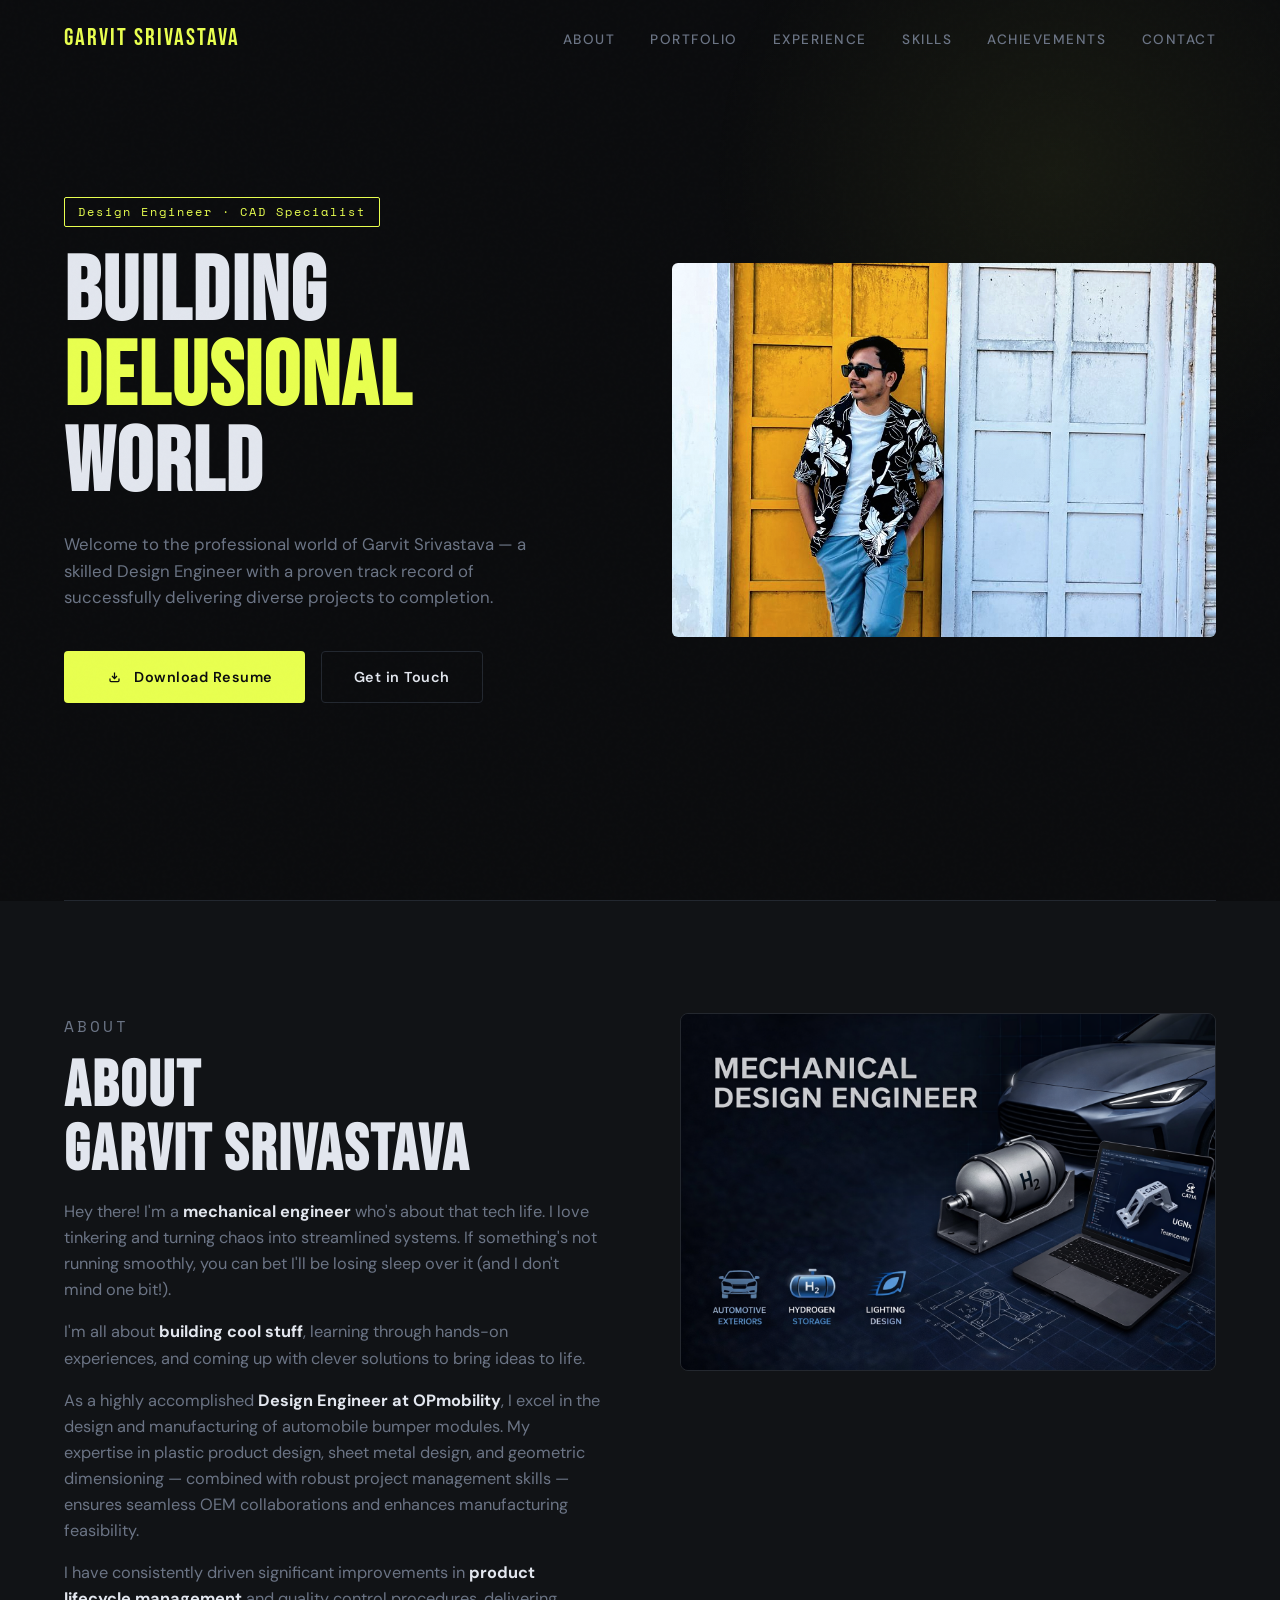
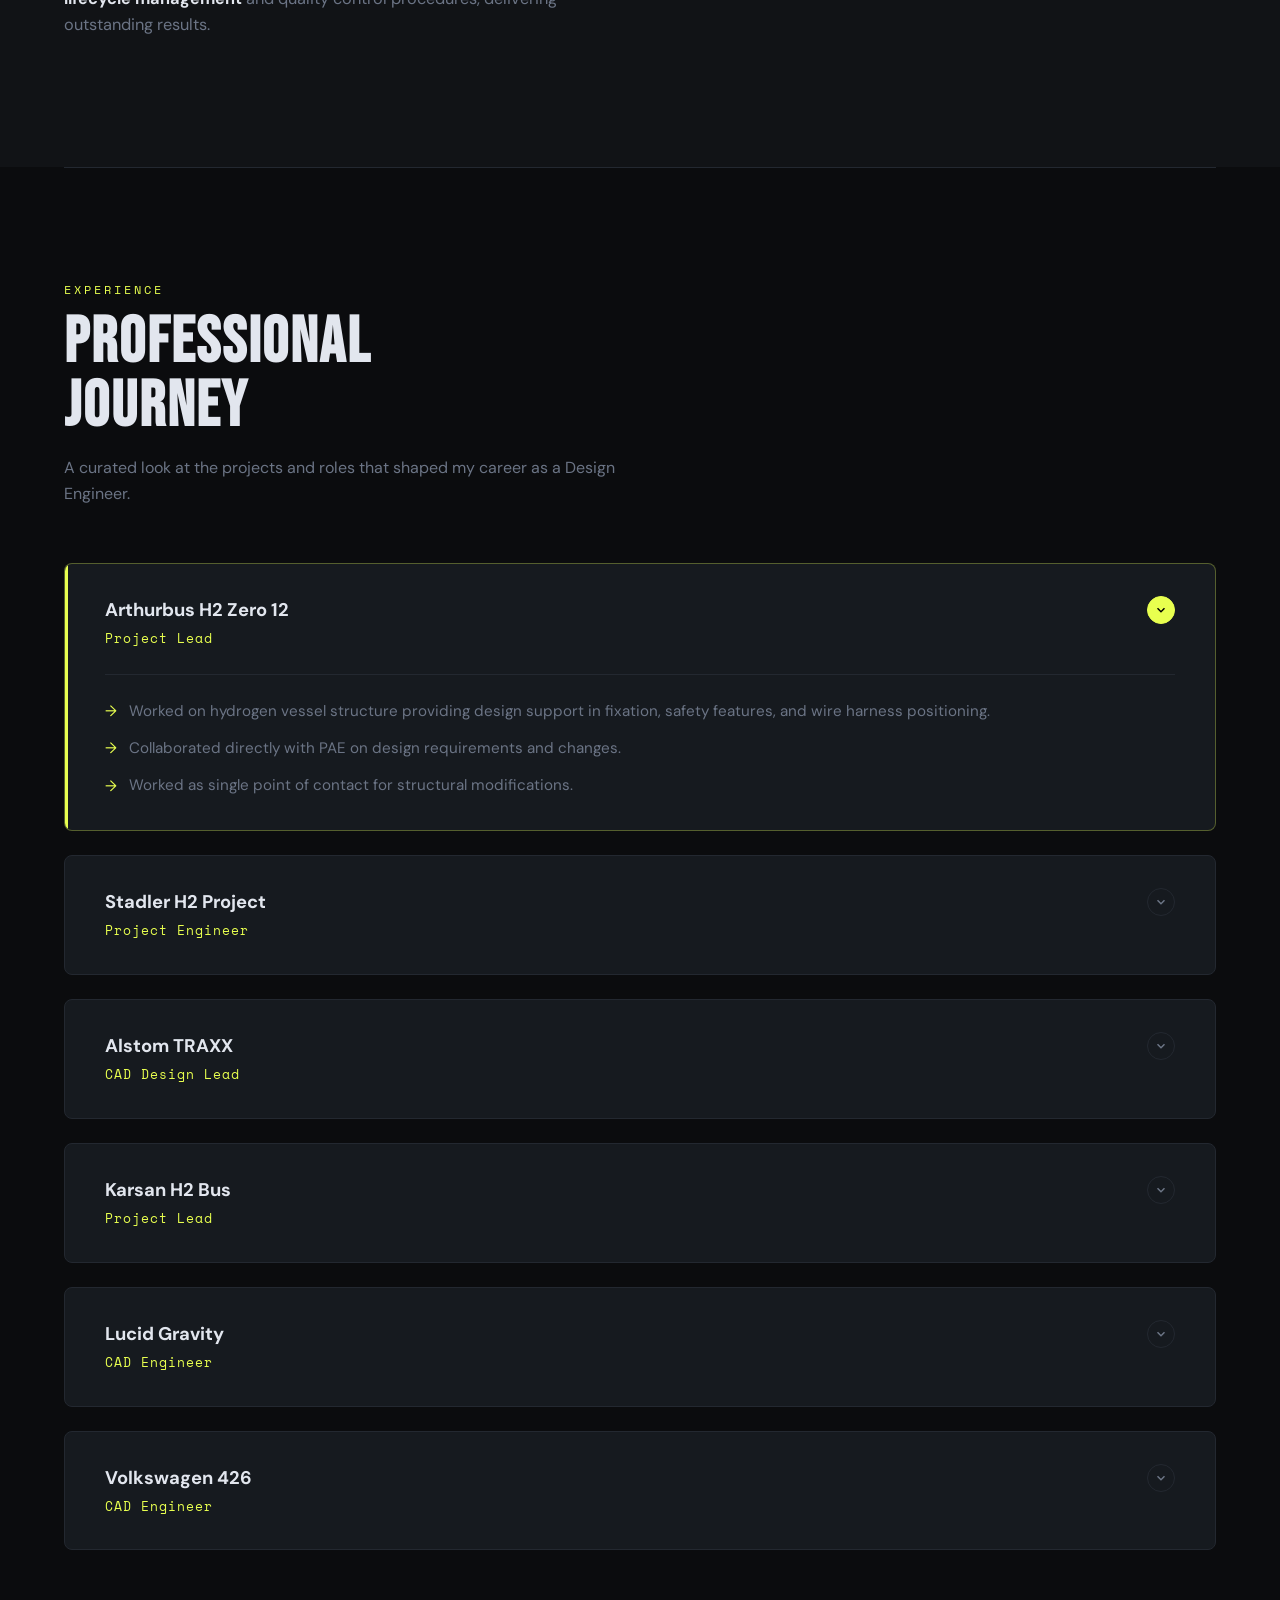
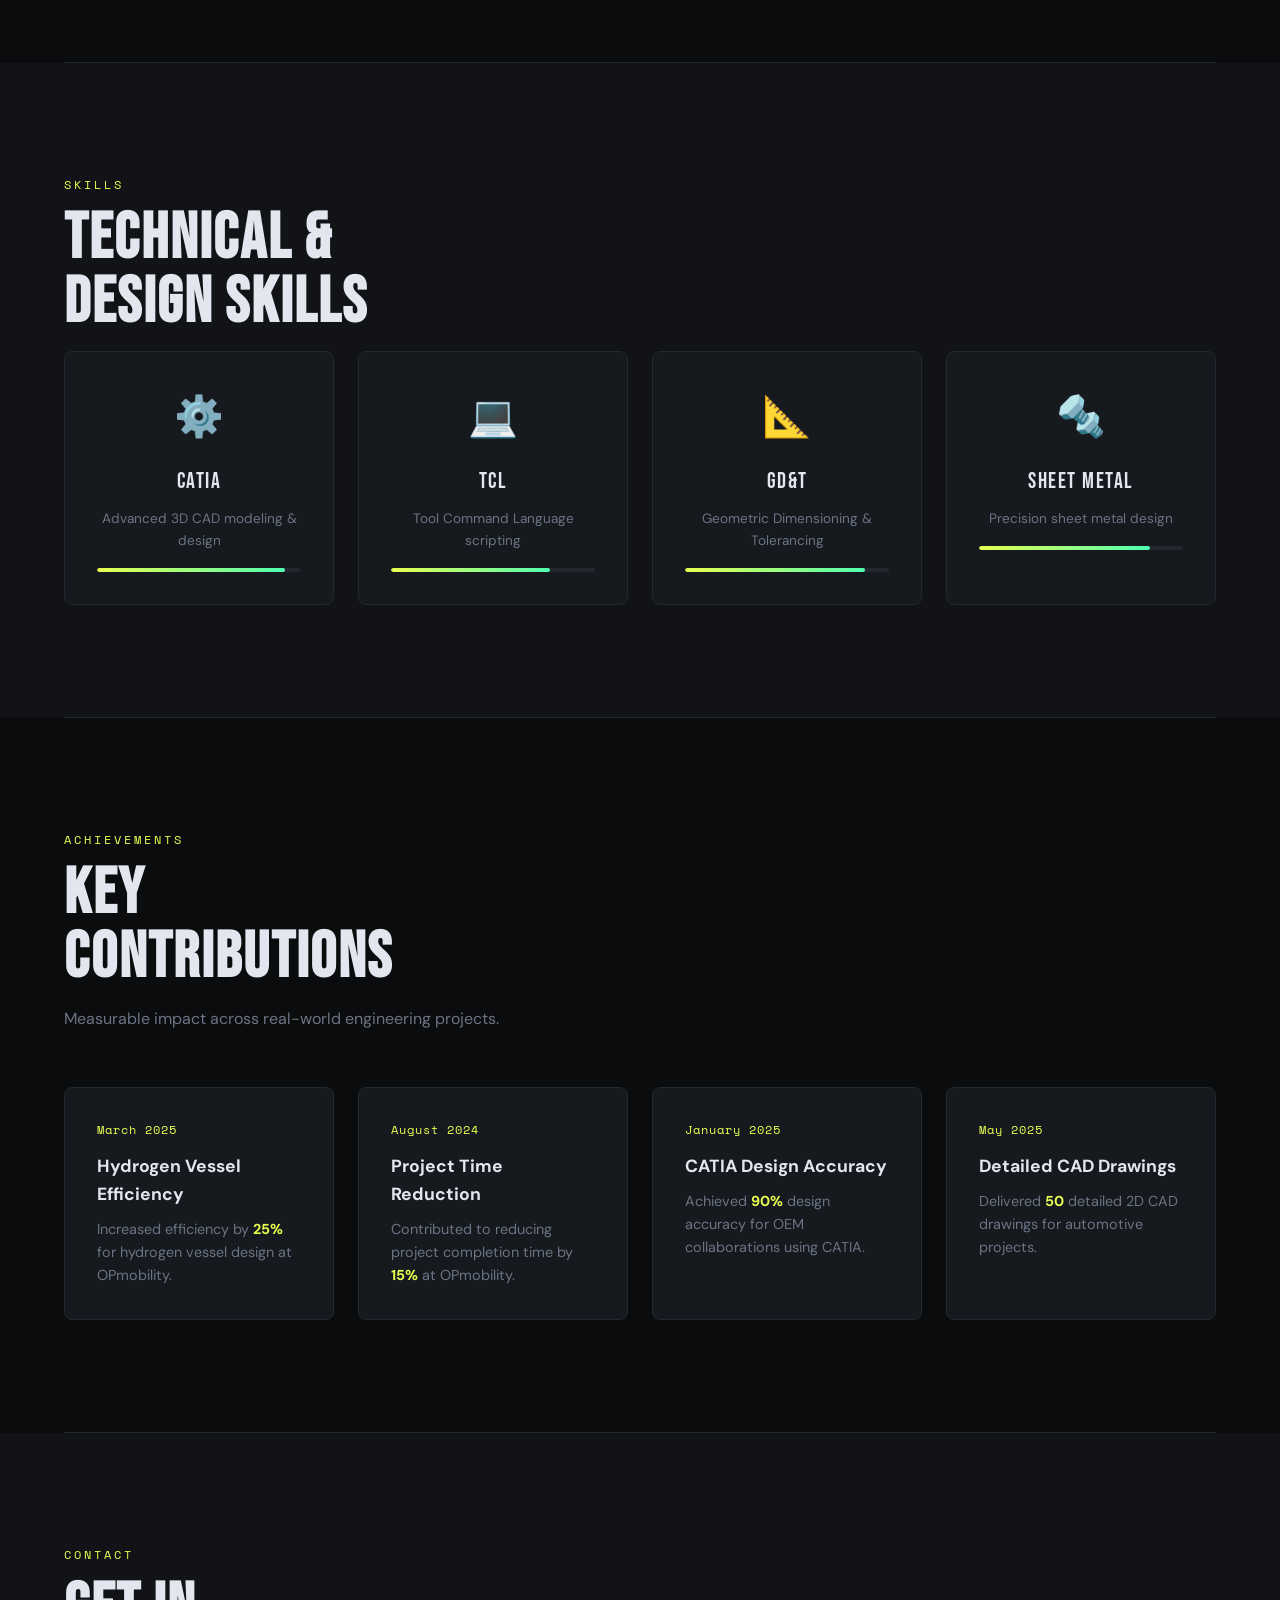
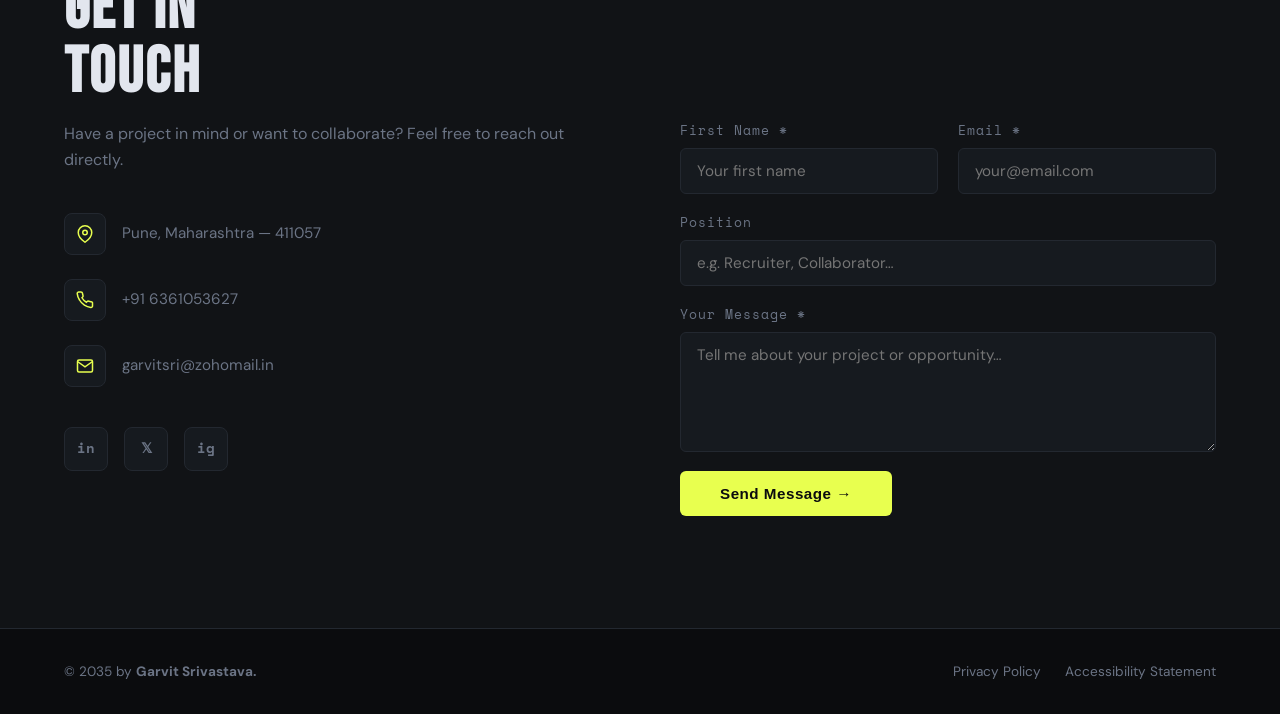
<file: index.html>
<!DOCTYPE html>
<html lang="en">
<head>
  <meta charset="UTF-8" />
  <meta name="viewport" content="width=device-width, initial-scale=1.0" />
  <title>Garvit Srivastava | Design Engineer</title>
  <link href="https://fonts.googleapis.com/css2?family=Bebas+Neue&family=DM+Sans:ital,wght@0,300;0,400;0,500;0,700;1,300&family=Space+Mono:wght@400;700&display=swap" rel="stylesheet" />
  <link rel="stylesheet" href="style.css" />
</head>
<body>

  <!-- NAV -->
  <nav id="navbar">
    <a href="#hero" class="nav-logo">GARVIT SRIVASTAVA</a>
    <ul class="nav-links">
      <li><a href="#about">About</a></li>
      <li><a href="portfolio.html">Portfolio</a></li>
      <li><a href="#experience">Experience</a></li>
      <li><a href="#skills">Skills</a></li>
      <li><a href="#achievements">Achievements</a></li>
      <li><a href="#contact">Contact</a></li>
    </ul>
  </nav>

  <!-- HERO -->
  <section id="hero">
    <div class="hero-content">
      <span class="hero-tag">Design Engineer · CAD Specialist</span>
      <h1 class="hero-title">Building<br /><span>Delusional</span><br />World</h1>
      <p class="hero-sub">Welcome to the professional world of Garvit Srivastava — a skilled Design Engineer with a proven track record of successfully delivering diverse projects to completion.</p>
      <div class="btn-group">
        <a href="Garvit resume.pdf" target="_blank" class="btn btn-primary">
          <svg width="30" height="12" viewBox="0 0 10 24" fill="none" stroke="currentColor" stroke-width="2.5"><path d="M21 15v4a2 2 0 0 1-2 2H5a2 2 0 0 1-2-2v-4"/><polyline points="7 10 12 15 17 10"/><line x1="12" y1="15" x2="12" y2="3"/></svg>
          Download Resume
        </a>
        <a href="#contact" class="btn btn-ghost">Get in Touch</a>
      </div>
    </div>

    <div class="hero-img-wrap">
      <img class="hero-img"
        src="profile.jpeg"
        alt="Garvit Srivastava"
        onerror="this.style.display='none'; this.nextElementSibling.style.display='flex';" />
      <div class="hero-img-placeholder" style="display:none;">
        <svg width="48" height="48" viewBox="0 0 24 24" fill="none" stroke="currentColor" stroke-width="1.5"><circle cx="12" cy="8" r="4"/><path d="M4 20c0-4 3.6-7 8-7s8 3 8 7"/></svg>
        Garvit Srivastava
      </div>
    </div>
  </section>

  <hr class="divider" />

  <!-- ABOUT -->
  <section id="about">
    <div class="about-grid">
      <div class="about-text reveal">
        <p class="section-label">About</p>
        <h2 class="section-title">About<br />Garvit Srivastava  </h2>
        <p>Hey there! I'm a <strong>mechanical engineer</strong> who's about that tech life. I love tinkering and turning chaos into streamlined systems. If something's not running smoothly, you can bet I'll be losing sleep over it (and I don't mind one bit!).</p>
        <p>I'm all about <strong>building cool stuff</strong>, learning through hands-on experiences, and coming up with clever solutions to bring ideas to life.</p>
        <p>As a highly accomplished <strong>Design Engineer at OPmobility</strong>, I excel in the design and manufacturing of automobile bumper modules. My expertise in plastic product design, sheet metal design, and geometric dimensioning — combined with robust project management skills — ensures seamless OEM collaborations and enhances manufacturing feasibility.</p>
        <p>I have consistently driven significant improvements in <strong>product lifecycle management</strong> and quality control procedures, delivering outstanding results.</p>
      </div>
      <div class="reveal" style="transition-delay:.15s">
        <img
          class="about-img"
          src="about.png"
          alt="Garvit at work"
          onerror="this.style.display='none'; this.nextElementSibling.style.display='flex';" />
        <div class="about-img-placeholder" style="display:none;">
          <span style="font-family:var(--font-mono); font-size:.8rem; color:var(--muted)">CAD Work Preview</span>
        </div>
      </div>
    </div>
  </section>

  <hr class="divider" />

  <!-- EXPERIENCE -->
  <section id="experience">
    <p class="section-label reveal">Experience</p>
    <h2 class="section-title reveal">Professional<br />Journey</h2>
    <p class="section-sub reveal">A curated look at the projects and roles that shaped my career as a Design Engineer.</p>

    <div class="exp-grid">

      <div class="exp-card reveal" data-exp>
        <div class="exp-header">
          <div>
            <div class="exp-title">Arthurbus H2 Zero 12</div>
            <div class="exp-role">Project Lead</div>
          </div>
          <div class="exp-toggle">
            <svg width="14" height="14" viewBox="0 0 24 24" fill="none" stroke="currentColor" stroke-width="2.5"><polyline points="6 9 12 15 18 9"/></svg>
          </div>
        </div>
        <div class="exp-body">
          <ul>
            <li>Worked on hydrogen vessel structure providing design support in fixation, safety features, and wire harness positioning.</li>
            <li>Collaborated directly with PAE on design requirements and changes.</li>
            <li>Worked as single point of contact for structural modifications.</li>
          </ul>
        </div>
      </div>

      <div class="exp-card reveal" data-exp style="transition-delay:.1s">
        <div class="exp-header">
          <div>
            <div class="exp-title">Stadler H2 Project</div>
            <div class="exp-role">Project Engineer</div>
          </div>
          <div class="exp-toggle">
            <svg width="14" height="14" viewBox="0 0 24 24" fill="none" stroke="currentColor" stroke-width="2.5"><polyline points="6 9 12 15 18 9"/></svg>
          </div>
        </div>
        <div class="exp-body">
          <ul>
            <li>Worked on fueling and defueling piping system complying with manufacturing and simulation conditions.</li>
            <li>Implemented structural modifications as directed by System engineer to meet customer requirements.</li>
            <li>Drafted system, piping, and wire harness drawings for supplier to manufacture parts.</li>
          </ul>
        </div>
      </div>

      <div class="exp-card reveal" data-exp style="transition-delay:.2s">
        <div class="exp-header">
          <div>
            <div class="exp-title">Alstom TRAXX</div>
            <div class="exp-role">CAD Design Lead</div>
          </div>
          <div class="exp-toggle">
            <svg width="14" height="14" viewBox="0 0 24 24" fill="none" stroke="currentColor" stroke-width="2.5"><polyline points="6 9 12 15 18 9"/></svg>
          </div>
        </div>
        <div class="exp-body">
          <ul>
            <li>Worked on 3D and 2D modifications of structural support for hydrogen powertrain.</li>
            <li>Created detailed 2D drawings for piping and priming areas of structure.</li>
          </ul>
        </div>
      </div>

      <div class="exp-card reveal" data-exp style="transition-delay:.3s">
        <div class="exp-header">
          <div>
            <div class="exp-title">Karsan H2 Bus</div>
            <div class="exp-role">Project Lead</div>
          </div>
          <div class="exp-toggle">
            <svg width="14" height="14" viewBox="0 0 24 24" fill="none" stroke="currentColor" stroke-width="2.5"><polyline points="6 9 12 15 18 9"/></svg>
          </div>
        </div>
        <div class="exp-body">
          <ul>
            <li>Worked on metal cage structure to support hydrogen vessel and provide constant supply of hydrogen to fuel cell.</li>
            <li>Optimised components assembly to ease maintenance and accessibility.</li>
          </ul>
        </div>
      </div>

      <div class="exp-card reveal" data-exp style="transition-delay:.4s">
        <div class="exp-header">
          <div>
            <div class="exp-title">Lucid Gravity</div>
            <div class="exp-role">CAD Engineer</div>
          </div>
          <div class="exp-toggle">
            <svg width="14" height="14" viewBox="0 0 24 24" fill="none" stroke="currentColor" stroke-width="2.5"><polyline points="6 9 12 15 18 9"/></svg>
          </div>
        </div>
        <div class="exp-body">
          <ul>
            <li>Implemented tooling modifications to optimize manufacturability and ensure feasibility for production.</li>
            <li>Performed detailed validation of 2D/3D design drawings to ensure compliance with industry standards and functional specifications.</li>
          </ul>
        </div>
      </div>

      <div class="exp-card reveal" data-exp style="transition-delay:.5s">
        <div class="exp-header">
          <div>
            <div class="exp-title">Volkswagen 426</div>
            <div class="exp-role">CAD Engineer</div>
          </div>
          <div class="exp-toggle">
            <svg width="14" height="14" viewBox="0 0 24 24" fill="none" stroke="currentColor" stroke-width="2.5"><polyline points="6 9 12 15 18 9"/></svg>
          </div>
        </div>
        <div class="exp-body">
          <ul>
            <li>Updated and revised 2D/3D CAD drawings based on design changes and tooling feedback.</li>
            <li>Conducted drawing validation by applying Volkswagen-specific standards to ensure compliance and accuracy.</li>
          </ul>
        </div>
      </div>

    </div>
  </section>

  <hr class="divider" />

  <!-- SKILLS -->
  <section id="skills">
    <p class="section-label reveal">Skills</p>
    <h2 class="section-title reveal">Technical &amp;<br />Design Skills</h2>
    <div class="skills-grid">

      <div class="skill-card reveal">
        <span class="skill-icon">⚙️</span>
        <div class="skill-name">CATIA</div>
        <p style="font-size:.85rem;color:var(--muted)">Advanced 3D CAD modeling &amp; design</p>
        <div class="skill-bar-wrap"><div class="skill-bar" data-width="92"></div></div>
      </div>

      <div class="skill-card reveal" style="transition-delay:.1s">
        <span class="skill-icon">💻</span>
        <div class="skill-name">TCL</div>
        <p style="font-size:.85rem;color:var(--muted)">Tool Command Language scripting</p>
        <div class="skill-bar-wrap"><div class="skill-bar" data-width="78"></div></div>
      </div>

      <div class="skill-card reveal" style="transition-delay:.2s">
        <span class="skill-icon">📐</span>
        <div class="skill-name">GD&amp;T</div>
        <p style="font-size:.85rem;color:var(--muted)">Geometric Dimensioning &amp; Tolerancing</p>
        <div class="skill-bar-wrap"><div class="skill-bar" data-width="88"></div></div>
      </div>

      <div class="skill-card reveal" style="transition-delay:.3s">
        <span class="skill-icon">🔩</span>
        <div class="skill-name">Sheet Metal</div>
        <p style="font-size:.85rem;color:var(--muted)">Precision sheet metal design</p>
        <div class="skill-bar-wrap"><div class="skill-bar" data-width="84"></div></div>
      </div>

    </div>
  </section>

  <hr class="divider" />

  <!-- ACHIEVEMENTS -->
  <section id="achievements">
    <p class="section-label reveal">Achievements</p>
    <h2 class="section-title reveal">Key<br />Contributions</h2>
    <p class="section-sub reveal">Measurable impact across real-world engineering projects.</p>

    <div class="ach-grid">

      <div class="ach-card reveal">
        <div class="ach-date">March 2025</div>
        <div class="ach-title">Hydrogen Vessel Efficiency</div>
        <div class="ach-desc">Increased efficiency by <strong style="color:var(--accent)">25%</strong> for hydrogen vessel design at OPmobility.</div>
      </div>

      <div class="ach-card reveal" style="transition-delay:.1s">
        <div class="ach-date">August 2024</div>
        <div class="ach-title">Project Time Reduction</div>
        <div class="ach-desc">Contributed to reducing project completion time by <strong style="color:var(--accent)">15%</strong> at OPmobility.</div>
      </div>

      <div class="ach-card reveal" style="transition-delay:.2s">
        <div class="ach-date">January 2025</div>
        <div class="ach-title">CATIA Design Accuracy</div>
        <div class="ach-desc">Achieved <strong style="color:var(--accent)">90%</strong> design accuracy for OEM collaborations using CATIA.</div>
      </div>

      <div class="ach-card reveal" style="transition-delay:.3s">
        <div class="ach-date">May 2025</div>
        <div class="ach-title">Detailed CAD Drawings</div>
        <div class="ach-desc">Delivered <strong style="color:var(--accent)">50</strong> detailed 2D CAD drawings for automotive projects.</div>
      </div>

    </div>
  </section>

  <hr class="divider" />

  <!-- CONTACT -->
  <section id="contact">
    <p class="section-label reveal">Contact</p>
    <h2 class="section-title reveal">Get in<br />Touch</h2>

    <div class="contact-wrap">

      <div class="contact-info reveal">
        <p style="color:var(--muted); margin-bottom:1rem;">Have a project in mind or want to collaborate? Feel free to reach out directly.</p>

        <div class="contact-item">
          <div class="c-icon">
            <svg width="18" height="18" viewBox="0 0 24 24" fill="none" stroke="currentColor" stroke-width="2"><path d="M21 10c0 7-9 13-9 13s-9-6-9-13a9 9 0 0 1 18 0z"/><circle cx="12" cy="10" r="3"/></svg>
          </div>
          <span>Pune, Maharashtra — 411057</span>
        </div>

        <div class="contact-item">
          <div class="c-icon">
            <svg width="18" height="18" viewBox="0 0 24 24" fill="none" stroke="currentColor" stroke-width="2"><path d="M22 16.92v3a2 2 0 0 1-2.18 2 19.79 19.79 0 0 1-8.63-3.07A19.5 19.5 0 0 1 4.69 12 19.79 19.79 0 0 1 1.63 3.42 2 2 0 0 1 3.6 1.24h3a2 2 0 0 1 2 1.72c.13 1 .37 1.97.72 2.9a2 2 0 0 1-.45 2.11L7.91 9a16 16 0 0 0 6 6l.96-.96a2 2 0 0 1 2.11-.45c.93.35 1.9.59 2.9.72A2 2 0 0 1 22 16.92z"/></svg>
          </div>
          <a href="tel:+916361053627">+91 6361053627</a>
        </div>

        <div class="contact-item">
          <div class="c-icon">
            <svg width="18" height="18" viewBox="0 0 24 24" fill="none" stroke="currentColor" stroke-width="2"><path d="M4 4h16c1.1 0 2 .9 2 2v12c0 1.1-.9 2-2 2H4c-1.1 0-2-.9-2-2V6c0-1.1.9-2 2-2z"/><polyline points="22,6 12,13 2,6"/></svg>
          </div>
          <a href="mailto:garvitsri@zohomail.in">garvitsri@zohomail.in</a>
        </div>

        <div class="social-row">
          <a href="https://www.linkedin.com/in/garvitsri/" target="_blank" class="social-btn" title="LinkedIn">in</a>
          <a href="https://x.com/garvitsri01" target="_blank" class="social-btn" title="X / Twitter">𝕏</a>
          <a href="https://www.instagram.com/garvit_0602/" target="_blank" class="social-btn" title="Instagram">ig</a>
        </div>
      </div>

      <div class="contact-form reveal" style="transition-delay:.15s">
        <div class="form-row">
          <div class="form-group">
            <label>First Name *</label>
            <input type="text" id="fname" placeholder="Your first name" />
          </div>
          <div class="form-group">
            <label>Email *</label>
            <input type="email" id="femail" placeholder="your@email.com" />
          </div>
        </div>
        <div class="form-group">
          <label>Position</label>
          <input type="text" id="fpos" placeholder="e.g. Recruiter, Collaborator…" />
        </div>
        <div class="form-group">
          <label>Your Message *</label>
          <textarea id="fmsg" placeholder="Tell me about your project or opportunity…"></textarea>
        </div>
        <button class="btn-submit" onclick="submitForm()">Send Message →</button>
        <div class="form-success" id="formSuccess">✓ Message sent! I'll get back to you soon.</div>
      </div>

    </div>
  </section>

  <!-- FOOTER -->
  <footer>
    <p>© 2035 by <strong>Garvit Srivastava.</strong></p>
    <div class="footer-links">
      <a href="#">Privacy Policy</a>
      <a href="#">Accessibility Statement</a>
    </div>
  </footer>

  <script src="script.js"></script>
</body>
</html>
</file>
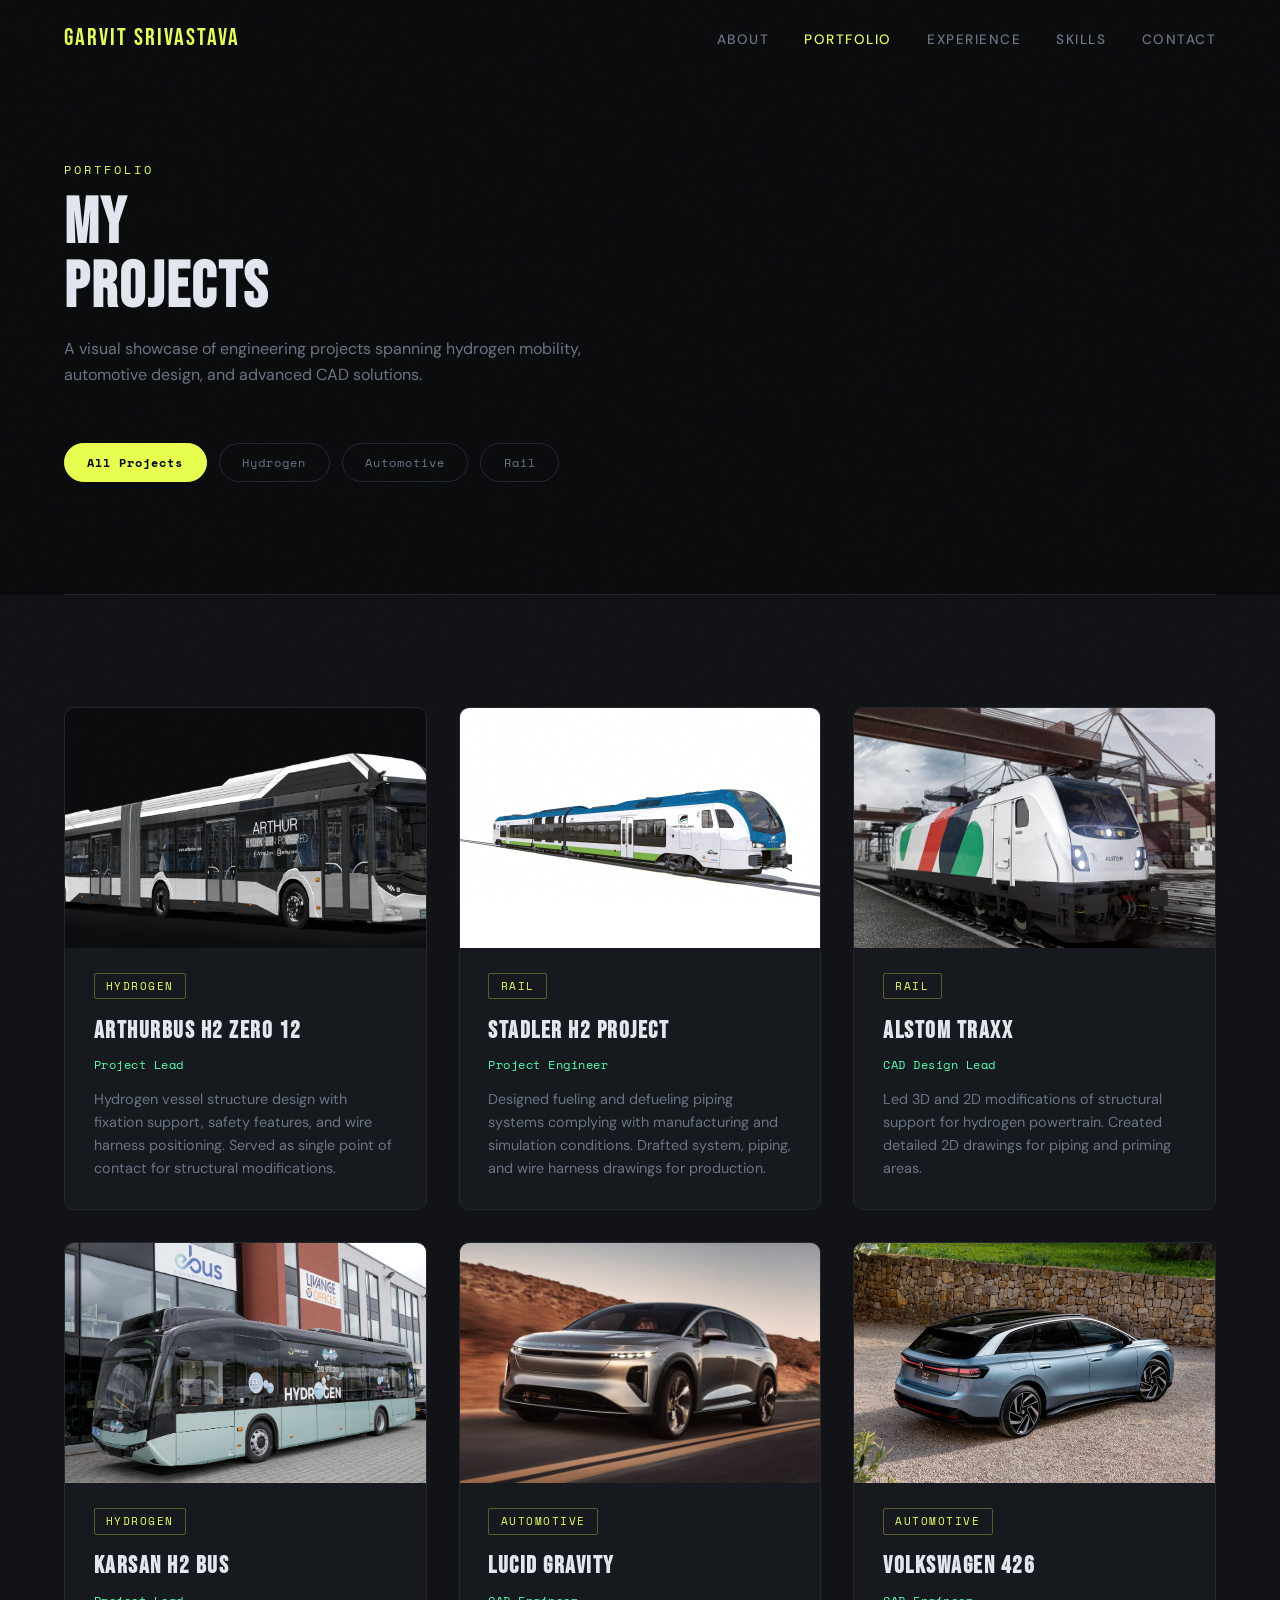
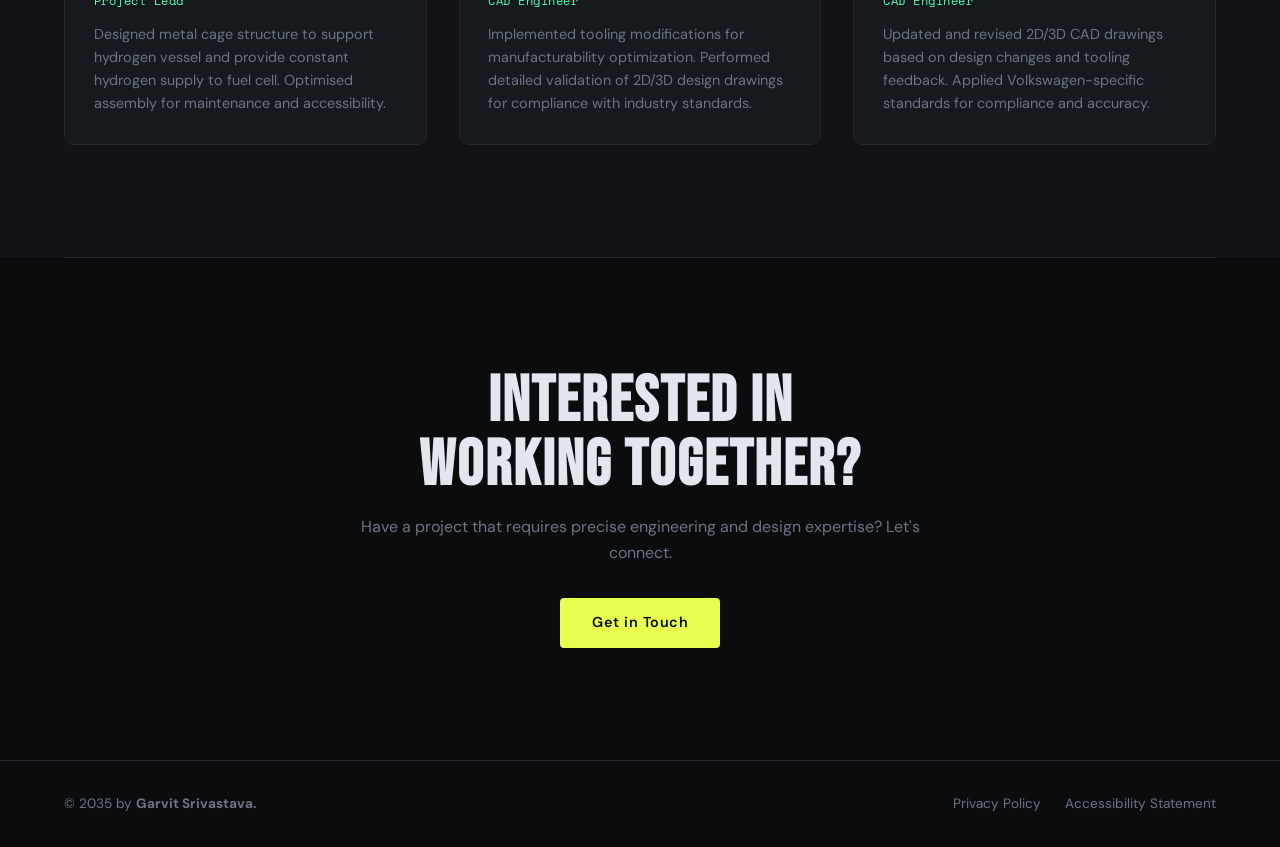
<file: portfolio.html>
<!DOCTYPE html>
<html lang="en">
<head>
  <meta charset="UTF-8" />
  <meta name="viewport" content="width=device-width, initial-scale=1.0" />
  <title>Portfolio | Garvit Srivastava</title>
  <link href="https://fonts.googleapis.com/css2?family=Bebas+Neue&family=DM+Sans:ital,wght@0,300;0,400;0,500;0,700;1,300&family=Space+Mono:wght@400;700&display=swap" rel="stylesheet" />
  <link rel="stylesheet" href="style.css" />
</head>
<body>

  <!-- NAV -->
  <nav id="navbar" class="scrolled">
    <a href="index.html" class="nav-logo">GARVIT SRIVASTAVA</a>
    <ul class="nav-links">
      <li><a href="index.html#about">About</a></li>
      <li><a href="portfolio.html" class="nav-active">Portfolio</a></li>
      <li><a href="index.html#experience">Experience</a></li>
      <li><a href="index.html#skills">Skills</a></li>
      <li><a href="index.html#contact">Contact</a></li>
    </ul>
  </nav>

  <!-- PORTFOLIO HERO -->
  <section id="portfolio-hero" class="portfolio-hero">
    <p class="section-label reveal">Portfolio</p>
    <h2 class="section-title reveal">My<br />Projects</h2>
    <p class="section-sub reveal">A visual showcase of engineering projects spanning hydrogen mobility, automotive design, and advanced CAD solutions.</p>

    <!-- FILTER BUTTONS -->
    <div class="portfolio-filters reveal">
      <button class="filter-btn active" data-filter="all">All Projects</button>
      <button class="filter-btn" data-filter="hydrogen">Hydrogen</button>
      <button class="filter-btn" data-filter="automotive">Automotive</button>
      <button class="filter-btn" data-filter="rail">Rail</button>
      <!-- For future-->
      <!--<button class="filter-btn" data-filter="lighting">Lighting</button>-->
    </div>
  </section>

  <hr class="divider" />

  <!-- PORTFOLIO GRID -->
  <section id="portfolio-grid-section" class="portfolio-grid-section">
    <div class="portfolio-grid">

      <!-- Project 1: Arthurbus H2 Zero 12 -->
      <div class="portfolio-card reveal" data-category="hydrogen">
        <div class="portfolio-card-img">
          <img
            src="arthurbus h2 zero.png"
            alt="Arthurbus H2 Zero 12"
            onerror="this.style.display='none'; this.nextElementSibling.style.display='flex';" />
          <div class="portfolio-card-placeholder" style="display:none;">
            <svg width="32" height="32" viewBox="0 0 24 24" fill="none" stroke="currentColor" stroke-width="1.5"><rect x="3" y="3" width="18" height="18" rx="2" ry="2"/><circle cx="8.5" cy="8.5" r="1.5"/><polyline points="21 15 16 10 5 21"/></svg>
          </div>
          <div class="portfolio-card-overlay">
          </div>
        </div>
        <div class="portfolio-card-body">
          <span class="portfolio-tag">Hydrogen</span>
          <h3 class="portfolio-card-title">Arthurbus H2 Zero 12</h3>
          <p class="portfolio-card-role">Project Lead</p>
          <p class="portfolio-card-desc">Hydrogen vessel structure design with fixation support, safety features, and wire harness positioning. Served as single point of contact for structural modifications.</p>
        </div>
      </div>

      <!-- Project 2: Stadler H2 Project -->
      <div class="portfolio-card reveal" data-category="rail" style="transition-delay:.1s">
        <div class="portfolio-card-img">
          <img
            src="stadler.jpg"
            alt="Stadler H2 Project"
            onerror="this.style.display='none'; this.nextElementSibling.style.display='flex';" />
          <div class="portfolio-card-placeholder" style="display:none;">
            <svg width="32" height="32" viewBox="0 0 24 24" fill="none" stroke="currentColor" stroke-width="1.5"><rect x="3" y="3" width="18" height="18" rx="2" ry="2"/><circle cx="8.5" cy="8.5" r="1.5"/><polyline points="21 15 16 10 5 21"/></svg>
          </div>
          <div class="portfolio-card-overlay">
          </div>
        </div>
        <div class="portfolio-card-body">
          <span class="portfolio-tag">Rail</span>
          <h3 class="portfolio-card-title">Stadler H2 Project</h3>
          <p class="portfolio-card-role">Project Engineer</p>
          <p class="portfolio-card-desc">Designed fueling and defueling piping systems complying with manufacturing and simulation conditions. Drafted system, piping, and wire harness drawings for production.</p>
        </div>
      </div>

      <!-- Project 3: Alstom TRAXX -->
      <div class="portfolio-card reveal" data-category="rail" style="transition-delay:.2s">
        <div class="portfolio-card-img">
          <img
            src="alstom.jpg"
            alt="Alstom TRAXX"
            onerror="this.style.display='none'; this.nextElementSibling.style.display='flex';" />
          <div class="portfolio-card-placeholder" style="display:none;">
            <svg width="32" height="32" viewBox="0 0 24 24" fill="none" stroke="currentColor" stroke-width="1.5"><rect x="3" y="3" width="18" height="18" rx="2" ry="2"/><circle cx="8.5" cy="8.5" r="1.5"/><polyline points="21 15 16 10 5 21"/></svg>
          </div>
          <div class="portfolio-card-overlay">
          </div>
        </div>
        <div class="portfolio-card-body">
          <span class="portfolio-tag">Rail</span>
          <h3 class="portfolio-card-title">Alstom TRAXX</h3>
          <p class="portfolio-card-role">CAD Design Lead</p>
          <p class="portfolio-card-desc">Led 3D and 2D modifications of structural support for hydrogen powertrain. Created detailed 2D drawings for piping and priming areas.</p>
        </div>
      </div>

      <!-- Project 4: Karsan H2 Bus -->
      <div class="portfolio-card reveal" data-category="hydrogen" style="transition-delay:.3s">
        <div class="portfolio-card-img">
          <img
            src="karsan.jpg"
            alt="Karsan H2 Bus"
            onerror="this.style.display='none'; this.nextElementSibling.style.display='flex';" />
          <div class="portfolio-card-placeholder" style="display:none;">
            <svg width="32" height="32" viewBox="0 0 24 24" fill="none" stroke="currentColor" stroke-width="1.5"><rect x="3" y="3" width="18" height="18" rx="2" ry="2"/><circle cx="8.5" cy="8.5" r="1.5"/><polyline points="21 15 16 10 5 21"/></svg>
          </div>
          <div class="portfolio-card-overlay">
          </div>
        </div>
        <div class="portfolio-card-body">
          <span class="portfolio-tag">Hydrogen</span>
          <h3 class="portfolio-card-title">Karsan H2 Bus</h3>
          <p class="portfolio-card-role">Project Lead</p>
          <p class="portfolio-card-desc">Designed metal cage structure to support hydrogen vessel and provide constant hydrogen supply to fuel cell. Optimised assembly for maintenance and accessibility.</p>
        </div>
      </div>

      <!-- Project 5: Lucid Gravity -->
      <div class="portfolio-card reveal" data-category="automotive" style="transition-delay:.4s">
        <div class="portfolio-card-img">
          <img
            src="lucid-gravity-2.webp"
            alt="Lucid Gravity"
            onerror="this.style.display='none'; this.nextElementSibling.style.display='flex';" />
          <div class="portfolio-card-placeholder" style="display:none;">
            <svg width="32" height="32" viewBox="0 0 24 24" fill="none" stroke="currentColor" stroke-width="1.5"><rect x="3" y="3" width="18" height="18" rx="2" ry="2"/><circle cx="8.5" cy="8.5" r="1.5"/><polyline points="21 15 16 10 5 21"/></svg>
          </div>
          <div class="portfolio-card-overlay">
          </div>
        </div>
        <div class="portfolio-card-body">
          <span class="portfolio-tag">Automotive</span>
          <h3 class="portfolio-card-title">Lucid Gravity</h3>
          <p class="portfolio-card-role">CAD Engineer</p>
          <p class="portfolio-card-desc">Implemented tooling modifications for manufacturability optimization. Performed detailed validation of 2D/3D design drawings for compliance with industry standards.</p>
        </div>
      </div>

      <!-- Project 6: Volkswagen 426 -->
      <div class="portfolio-card reveal" data-category="automotive" style="transition-delay:.5s">
        <div class="portfolio-card-img">
          <img
            src="vw 426.webp"
            alt="Volkswagen 426"
            onerror="this.style.display='none'; this.nextElementSibling.style.display='flex';" />
          <div class="portfolio-card-placeholder" style="display:none;">
            <svg width="32" height="32" viewBox="0 0 24 24" fill="none" stroke="currentColor" stroke-width="1.5"><rect x="3" y="3" width="18" height="18" rx="2" ry="2"/><circle cx="8.5" cy="8.5" r="1.5"/><polyline points="21 15 16 10 5 21"/></svg>
          </div>
          <div class="portfolio-card-overlay">
          </div>
        </div>
        <div class="portfolio-card-body">
          <span class="portfolio-tag">Automotive</span>
          <h3 class="portfolio-card-title">Volkswagen 426</h3>
          <p class="portfolio-card-role">CAD Engineer</p>
          <p class="portfolio-card-desc">Updated and revised 2D/3D CAD drawings based on design changes and tooling feedback. Applied Volkswagen-specific standards for compliance and accuracy.</p>
        </div>
      </div>

    </div>
  </section>

  <hr class="divider" />

  <!-- CTA SECTION -->
  <section id="portfolio-cta" class="portfolio-cta">
    <div class="cta-content reveal">
      <h2 class="section-title">Interested in<br />Working Together?</h2>
      <p class="section-sub" style="margin-bottom:2rem;">Have a project that requires precise engineering and design expertise? Let's connect.</p>
      <a href="index.html#contact" class="btn btn-primary">Get in Touch</a>
    </div>
  </section>

  <!-- FOOTER -->
  <footer>
    <p>&copy; 2035 by <strong>Garvit Srivastava.</strong></p>
    <div class="footer-links">
      <a href="#">Privacy Policy</a>
      <a href="#">Accessibility Statement</a>
    </div>
  </footer>

  <script src="script.js"></script>
</body>
</html>
</file>
<file: style.css>
/* ── RESET & VARIABLES ─────────────────────── */
*, *::before, *::after { margin: 0; padding: 0; box-sizing: border-box; }

:root {
  --bg:       #0b0c0e;
  --surface:  #111316;
  --card:     #161a1f;
  --border:   #232830;
  --accent:   #e8ff4f;
  --accent2:  #4fffb0;
  --text:     #e2e6ee;
  --muted:    #6b7485;
  --font-head: 'Bebas Neue', sans-serif;
  --font-body: 'DM Sans', sans-serif;
  --font-mono: 'Space Mono', monospace;
}

html { scroll-behavior: smooth; }

body {
  background: var(--bg);
  color: var(--text);
  font-family: var(--font-body);
  font-size: 16px;
  line-height: 1.6;
  overflow-x: hidden;
}

/* ── NOISE OVERLAY ─────────────────────────── */
body::before {
  content: '';
  position: fixed;
  inset: 0;
  background-image: url("data:image/svg+xml,%3Csvg viewBox='0 0 256 256' xmlns='http://www.w3.org/2000/svg'%3E%3Cfilter id='noise'%3E%3CfeTurbulence type='fractalNoise' baseFrequency='0.9' numOctaves='4' stitchTiles='stitch'/%3E%3C/filter%3E%3Crect width='100%25' height='100%25' filter='url(%23noise)' opacity='0.04'/%3E%3C/svg%3E");
  pointer-events: none;
  z-index: 9999;
  opacity: .35;
}

/* ── NAV ───────────────────────────────────── */
nav {
  position: fixed;
  top: 0; left: 0; right: 0;
  z-index: 100;
  display: flex;
  align-items: center;
  justify-content: space-between;
  padding: 1.2rem 5vw;
  border-bottom: 1px solid transparent;
  transition: border-color .3s, background .3s, backdrop-filter .3s;
}
nav.scrolled {
  background: rgba(11,12,14,.82);
  backdrop-filter: blur(18px);
  border-color: var(--border);
}
.nav-logo {
  font-family: var(--font-head);
  font-size: 1.5rem;
  letter-spacing: 2px;
  color: var(--accent);
  text-decoration: none;
}
.nav-links { display: flex; gap: 2.2rem; list-style: none; }
.nav-links a {
  font-size: .85rem;
  font-weight: 500;
  letter-spacing: 1.5px;
  text-transform: uppercase;
  color: var(--muted);
  text-decoration: none;
  transition: color .2s;
}
.nav-links a:hover { color: var(--accent); }

/* ── HERO ──────────────────────────────────── */
#hero {
  min-height: 100vh;
  display: grid;
  grid-template-columns: 1fr 1fr;
  align-items: center;
  padding: 0 5vw;
  gap: 4rem;
  position: relative;
  overflow: hidden;
}
#hero::after {
  content: '';
  position: absolute;
  top: -20%; right: -10%;
  width: 55vw; height: 55vw;
  border-radius: 50%;
  background: radial-gradient(circle, rgba(232,255,79,.06) 0%, transparent 70%);
  pointer-events: none;
}

.hero-tag {
  display: inline-block;
  font-family: var(--font-mono);
  font-size: .75rem;
  letter-spacing: 2px;
  color: var(--accent);
  border: 1px solid var(--accent);
  padding: .3rem .8rem;
  border-radius: 2px;
  margin-bottom: 1.5rem;
  animation: fadeUp .6s .1s both;
}
.hero-title {
  font-family: var(--font-head);
  font-size: clamp(3.5rem, 7vw, 7rem);
  line-height: .95;
  letter-spacing: 2px;
  margin-bottom: 1.5rem;
  animation: fadeUp .6s .2s both;
}
.hero-title span { color: var(--accent); }
.hero-sub {
  font-size: 1.05rem;
  color: var(--muted);
  max-width: 480px;
  margin-bottom: 2.5rem;
  animation: fadeUp .6s .3s both;
}
.btn-group { display: flex; gap: 1rem; flex-wrap: wrap; animation: fadeUp .6s .4s both; }
.btn {
  display: inline-flex;
  align-items: center;
  gap: .5rem;
  padding: .85rem 2rem;
  border-radius: 4px;
  font-size: .9rem;
  font-weight: 600;
  letter-spacing: .5px;
  text-decoration: none;
  cursor: pointer;
  transition: all .25s;
}
.btn-primary {
  background: var(--accent);
  color: #0b0c0e;
}
.btn-primary:hover { background: #d4eb00; transform: translateY(-2px); box-shadow: 0 8px 30px rgba(232,255,79,.25); }
.btn-ghost {
  background: transparent;
  color: var(--text);
  border: 1px solid var(--border);
}
.btn-ghost:hover { border-color: var(--accent); color: var(--accent); transform: translateY(-2px); }

.hero-img-wrap {
  position: relative;
  display: flex;
  justify-content: center;
  animation: fadeUp .7s .35s both;
}
.hero-img-wrap::before {
  content: '';
  position: absolute;
  inset: 1.5rem;
  border: 1px solid var(--accent);
  border-radius: 6px;
  transform: rotate(4deg);
  opacity: .35;
}
.hero-img {
  width: 100%;
  max-width: 650gpx;
  aspect-ratio: 16/11;
  object-fit: cover;
  border-radius: 6px;
  filter: grayscale(20%) contrast(1.05);
  position: relative;
  z-index: 1;
}
.hero-img-placeholder {
  width: 100%;
  max-width: 300px;
  aspect-ratio: 9/16;
  border-radius: 6px;
  background: var(--card);
  border: 1px solid var(--border);
  display: flex;
  flex-direction: column;
  align-items: center;
  justify-content: center;
  gap: 1rem;
  color: var(--muted);
  font-family: var(--font-mono);
  font-size: .8rem;
  position: relative;
  z-index: 1;
}
.hero-img-placeholder svg { opacity: .3; }

/* ── SECTION COMMONS ───────────────────────── */
section { padding: 7rem 5vw; }
.section-label {
  font-family: var(--font-mono);
  font-size: .75rem;
  letter-spacing: 3px;
  color: var(--accent);
  text-transform: uppercase;
  margin-bottom: .8rem;
}
.section-title {
  font-family: var(--font-head);
  font-size: clamp(2.8rem, 5vw, 4.5rem);
  letter-spacing: 2px;
  line-height: 1;
  margin-bottom: 1rem;
}
.section-sub {
  color: var(--muted);
  max-width: 560px;
  margin-bottom: 3.5rem;
  font-size: 1rem;
}
hr.divider {
  border: none;
  border-top: 1px solid var(--border);
  margin: 0 5vw;
}

/* ── ABOUT ─────────────────────────────────── */
#about { background: var(--surface); }
.about-grid {
  display: grid;
  grid-template-columns: 1fr 1fr;
  gap: 5rem;
  align-items: start;
}
.about-text p {
  color: var(--muted);
  margin-bottom: 1rem;
  font-size: 1.02rem;
}
.about-text p strong { color: var(--text); }
.about-img {
  width: 100%;
  border-radius: 8px;
  border: 1px solid var(--border);
  filter: grayscale(15%);
}
.about-img-placeholder {
  width: 100%;
  aspect-ratio: 16/9;
  border-radius: 8px;
  background: var(--card);
  border: 1px solid var(--border);
  display: flex;
  align-items: center;
  justify-content: center;
  color: var(--muted);
  font-family: var(--font-mono);
  font-size: .8rem;
}

/* ── EXPERIENCE ────────────────────────────── */
#experience { background: var(--bg); }
.exp-grid { display: grid; gap: 1.5rem; }
.exp-card {
  background: var(--card);
  border: 1px solid var(--border);
  border-radius: 8px;
  padding: 2rem 2.5rem;
  cursor: pointer;
  transition: border-color .25s, transform .25s;
  position: relative;
  overflow: hidden;
}
.exp-card::before {
  content: '';
  position: absolute;
  left: 0; top: 0; bottom: 0;
  width: 3px;
  background: var(--accent);
  transform: scaleY(0);
  transform-origin: bottom;
  transition: transform .3s;
}
.exp-card:hover { border-color: rgba(232,255,79,.3); transform: translateX(4px); }
.exp-card:hover::before { transform: scaleY(1); }
.exp-card.open::before { transform: scaleY(1); }
.exp-card.open { border-color: rgba(232,255,79,.3); }
.exp-header {
  display: flex;
  justify-content: space-between;
  align-items: flex-start;
  gap: 1rem;
}
.exp-title { font-size: 1.15rem; font-weight: 700; margin-bottom: .25rem; }
.exp-role {
  font-family: var(--font-mono);
  font-size: .8rem;
  color: var(--accent);
  letter-spacing: 1px;
}
.exp-toggle {
  width: 28px; height: 28px;
  border: 1px solid var(--border);
  border-radius: 50%;
  display: flex;
  align-items: center;
  justify-content: center;
  flex-shrink: 0;
  transition: background .2s, border-color .2s;
  color: var(--muted);
}
.exp-card.open .exp-toggle { background: var(--accent); border-color: var(--accent); color: #000; }
.exp-body {
  display: none;
  margin-top: 1.5rem;
  padding-top: 1.5rem;
  border-top: 1px solid var(--border);
}
.exp-card.open .exp-body { display: block; }
.exp-body ul { list-style: none; display: flex; flex-direction: column; gap: .75rem; }
.exp-body ul li {
  display: flex;
  gap: .75rem;
  align-items: flex-start;
  color: var(--muted);
  font-size: .95rem;
}
.exp-body ul li::before {
  content: '→';
  color: var(--accent);
  flex-shrink: 0;
  margin-top: .05rem;
}

/* ── SKILLS ────────────────────────────────── */
#skills { background: var(--surface); }
.skills-grid {
  display: grid;
  grid-template-columns: repeat(auto-fit, minmax(220px, 1fr));
  gap: 1.5rem;
}
.skill-card {
  background: var(--card);
  border: 1px solid var(--border);
  border-radius: 8px;
  padding: 2rem;
  text-align: center;
  transition: border-color .25s, transform .25s;
}
.skill-card:hover {
  border-color: var(--accent);
  transform: translateY(-4px);
}
.skill-icon {
  font-size: 2.5rem;
  margin-bottom: 1rem;
  display: block;
}
.skill-name {
  font-family: var(--font-head);
  font-size: 1.4rem;
  letter-spacing: 1.5px;
  margin-bottom: .5rem;
}
.skill-bar-wrap {
  background: var(--border);
  border-radius: 100px;
  height: 4px;
  margin-top: 1rem;
  overflow: hidden;
}
.skill-bar {
  height: 100%;
  border-radius: 100px;
  background: linear-gradient(90deg, var(--accent), var(--accent2));
  width: 0;
  transition: width 1.2s cubic-bezier(.22,1,.36,1);
}

/* ── ACHIEVEMENTS ──────────────────────────── */
#achievements { background: var(--bg); }
.ach-grid {
  display: grid;
  grid-template-columns: repeat(auto-fit, minmax(240px, 1fr));
  gap: 1.5rem;
}
.ach-card {
  background: var(--card);
  border: 1px solid var(--border);
  border-radius: 8px;
  padding: 2rem;
  transition: border-color .25s, transform .25s;
  position: relative;
  overflow: hidden;
}
.ach-card::after {
  content: '';
  position: absolute;
  bottom: 0; left: 0; right: 0;
  height: 2px;
  background: linear-gradient(90deg, var(--accent), var(--accent2));
  transform: scaleX(0);
  transform-origin: left;
  transition: transform .4s;
}
.ach-card:hover { border-color: rgba(232,255,79,.25); transform: translateY(-4px); }
.ach-card:hover::after { transform: scaleX(1); }
.ach-date {
  font-family: var(--font-mono);
  font-size: .75rem;
  color: var(--accent);
  letter-spacing: 1px;
  margin-bottom: .8rem;
}
.ach-title { font-size: 1.1rem; font-weight: 700; margin-bottom: .6rem; }
.ach-desc { font-size: .9rem; color: var(--muted); }

/* ── CONTACT ───────────────────────────────── */
#contact { background: var(--surface); }
.contact-wrap {
  display: grid;
  grid-template-columns: 1fr 1fr;
  gap: 5rem;
  align-items: start;
}
.contact-info { display: flex; flex-direction: column; gap: 1.5rem; }
.contact-item {
  display: flex;
  align-items: center;
  gap: 1rem;
  color: var(--muted);
  font-size: .95rem;
}
.contact-item a { color: inherit; text-decoration: none; transition: color .2s; }
.contact-item a:hover { color: var(--accent); }
.c-icon {
  width: 42px; height: 42px;
  background: var(--card);
  border: 1px solid var(--border);
  border-radius: 8px;
  display: flex;
  align-items: center;
  justify-content: center;
  flex-shrink: 0;
  color: var(--accent);
}
.social-row { display: flex; gap: 1rem; margin-top: 1rem; }
.social-btn {
  width: 44px; height: 44px;
  background: var(--card);
  border: 1px solid var(--border);
  border-radius: 8px;
  display: flex;
  align-items: center;
  justify-content: center;
  color: var(--muted);
  text-decoration: none;
  font-size: .85rem;
  font-weight: 700;
  font-family: var(--font-mono);
  transition: all .2s;
}
.social-btn:hover { background: var(--accent); color: #000; border-color: var(--accent); }

/* ── FORM ──────────────────────────────────── */
.contact-form { display: flex; flex-direction: column; gap: 1.2rem; }
.form-row { display: grid; grid-template-columns: 1fr 1fr; gap: 1.2rem; }
.form-group { display: flex; flex-direction: column; gap: .4rem; }
.form-group label {
  font-size: .8rem;
  font-family: var(--font-mono);
  letter-spacing: 1px;
  color: var(--muted);
}
.form-group input,
.form-group select,
.form-group textarea {
  background: var(--card);
  border: 1px solid var(--border);
  border-radius: 6px;
  padding: .75rem 1rem;
  color: var(--text);
  font-family: var(--font-body);
  font-size: .95rem;
  outline: none;
  transition: border-color .2s;
}
.form-group input:focus,
.form-group select:focus,
.form-group textarea:focus { border-color: var(--accent); }
.form-group textarea { resize: vertical; min-height: 120px; }
.form-group select option { background: var(--card); }
.btn-submit {
  padding: .85rem 2.5rem;
  background: var(--accent);
  color: #0b0c0e;
  font-weight: 700;
  border: none;
  border-radius: 6px;
  font-size: .95rem;
  cursor: pointer;
  align-self: flex-start;
  transition: all .25s;
  letter-spacing: .5px;
}
.btn-submit:hover { background: #d4eb00; transform: translateY(-2px); box-shadow: 0 8px 30px rgba(232,255,79,.25); }
.form-success {
  display: none;
  padding: 1rem;
  background: rgba(79,255,176,.1);
  border: 1px solid var(--accent2);
  border-radius: 6px;
  color: var(--accent2);
  font-family: var(--font-mono);
  font-size: .85rem;
}

/* ── FOOTER ────────────────────────────────── */
footer {
  background: var(--bg);
  border-top: 1px solid var(--border);
  padding: 2rem 5vw;
  display: flex;
  align-items: center;
  justify-content: space-between;
  gap: 1rem;
  flex-wrap: wrap;
}
footer p { font-size: .85rem; color: var(--muted); }
footer a { color: var(--accent); text-decoration: none; }
.footer-links { display: flex; gap: 1.5rem; }
.footer-links a { font-size: .85rem; color: var(--muted); text-decoration: none; transition: color .2s; }
.footer-links a:hover { color: var(--accent); }

/* ── PORTFOLIO PAGE ────────────────────────── */
.portfolio-hero { padding-top: 10rem; background: var(--bg); }
.portfolio-grid-section { background: var(--surface); }

.portfolio-filters {
  display: flex;
  gap: .75rem;
  flex-wrap: wrap;
  margin-top: .5rem;
}
.filter-btn {
  padding: .55rem 1.4rem;
  border: 1px solid var(--border);
  border-radius: 100px;
  background: transparent;
  color: var(--muted);
  font-family: var(--font-mono);
  font-size: .78rem;
  letter-spacing: 1px;
  cursor: pointer;
  transition: all .25s;
}
.filter-btn:hover { border-color: var(--accent); color: var(--accent); }
.filter-btn.active {
  background: var(--accent);
  color: #0b0c0e;
  border-color: var(--accent);
  font-weight: 700;
}

.portfolio-grid {
  display: grid;
  grid-template-columns: repeat(auto-fill, minmax(340px, 1fr));
  gap: 2rem;
}
.portfolio-card {
  background: var(--card);
  border: 1px solid var(--border);
  border-radius: 10px;
  overflow: hidden;
  transition: border-color .3s, transform .3s, box-shadow .3s;
}
.portfolio-card:hover {
  border-color: rgba(232,255,79,.35);
  transform: translateY(-6px);
  box-shadow: 0 16px 48px rgba(0,0,0,.35);
}
.portfolio-card.hidden {
  display: none;
}

.portfolio-card-img {
  position: relative;
  aspect-ratio: 3/2;
  overflow: hidden;
  background: var(--bg);
}
.portfolio-card-img img {
  width: 100%;
  height: 100%;
  object-fit: cover;
  transition: transform .5s, filter .5s;
  filter: grayscale(20%) contrast(1.05);
}
.portfolio-card:hover .portfolio-card-img img {
  transform: scale(1.06);
  filter: grayscale(0%) contrast(1.1);
}
.portfolio-card-placeholder {
  width: 100%;
  height: 100%;
  display: flex;
  align-items: center;
  justify-content: center;
  color: var(--muted);
  background: var(--bg);
}

.portfolio-card:hover .portfolio-card-overlay { opacity: 1; }
.portfolio-view-btn {
  padding: .6rem 1.8rem;
  border: 1px solid var(--accent);
  border-radius: 4px;
  color: var(--accent);
  font-family: var(--font-mono);
  font-size: .8rem;
  letter-spacing: 1px;
  transform: translateY(8px);
  transition: transform .35s, background .25s, color .25s;
}
.portfolio-card:hover .portfolio-view-btn { transform: translateY(0); }
.portfolio-view-btn:hover {
  background: var(--accent);
  color: #0b0c0e;
}

.portfolio-card-body { padding: 1.5rem 1.8rem 1.8rem; }
.portfolio-tag {
  display: inline-block;
  font-family: var(--font-mono);
  font-size: .7rem;
  letter-spacing: 1.5px;
  text-transform: uppercase;
  color: var(--accent);
  border: 1px solid rgba(232,255,79,.3);
  padding: .2rem .7rem;
  border-radius: 2px;
  margin-bottom: .8rem;
}
.portfolio-card-title {
  font-family: var(--font-head);
  font-size: 1.5rem;
  letter-spacing: 1.5px;
  margin-bottom: .3rem;
}
.portfolio-card-role {
  font-family: var(--font-mono);
  font-size: .78rem;
  color: var(--accent2);
  letter-spacing: .5px;
  margin-bottom: .8rem;
}
.portfolio-card-desc {
  font-size: .9rem;
  color: var(--muted);
  line-height: 1.6;
}

/* Portfolio CTA */
.portfolio-cta {
  background: var(--bg);
  text-align: center;
}
.cta-content { max-width: 560px; margin: 0 auto; }
.cta-content .section-sub { margin-left: auto; margin-right: auto; }

/* Nav active state */
.nav-active { color: var(--accent) !important; }

/* ── ANIMATIONS ────────────────────────────── */
@keyframes fadeUp {
  from { opacity: 0; transform: translateY(24px); }
  to   { opacity: 1; transform: translateY(0); }
}
.reveal {
  opacity: 0;
  transform: translateY(30px);
  transition: opacity .6s ease, transform .6s ease;
}
.reveal.visible {
  opacity: 1;
  transform: translateY(0);
}

/* ── RESPONSIVE ────────────────────────────── */
@media (max-width: 900px) {
  #hero { grid-template-columns: 1fr; padding-top: 7rem; text-align: center; }
  #hero::after { display: none; }
  .hero-sub { margin: 0 auto 2.5rem; }
  .btn-group { justify-content: center; }
  .hero-img-wrap { order: -1; }
  .about-grid { grid-template-columns: 1fr; }
  .contact-wrap { grid-template-columns: 1fr; }
  .form-row { grid-template-columns: 1fr; }
  .portfolio-grid { grid-template-columns: 1fr; }
  .portfolio-filters { justify-content: center; }
  .portfolio-hero { text-align: center; }
  .cta-content .section-sub { margin-left: auto; margin-right: auto; }
}
@media (max-width: 600px) {
  nav { padding: 1rem 4vw; }
  .nav-links { gap: 1.2rem; }
  .nav-links a { font-size: .75rem; }
  section { padding: 5rem 4vw; }
}
</file>
